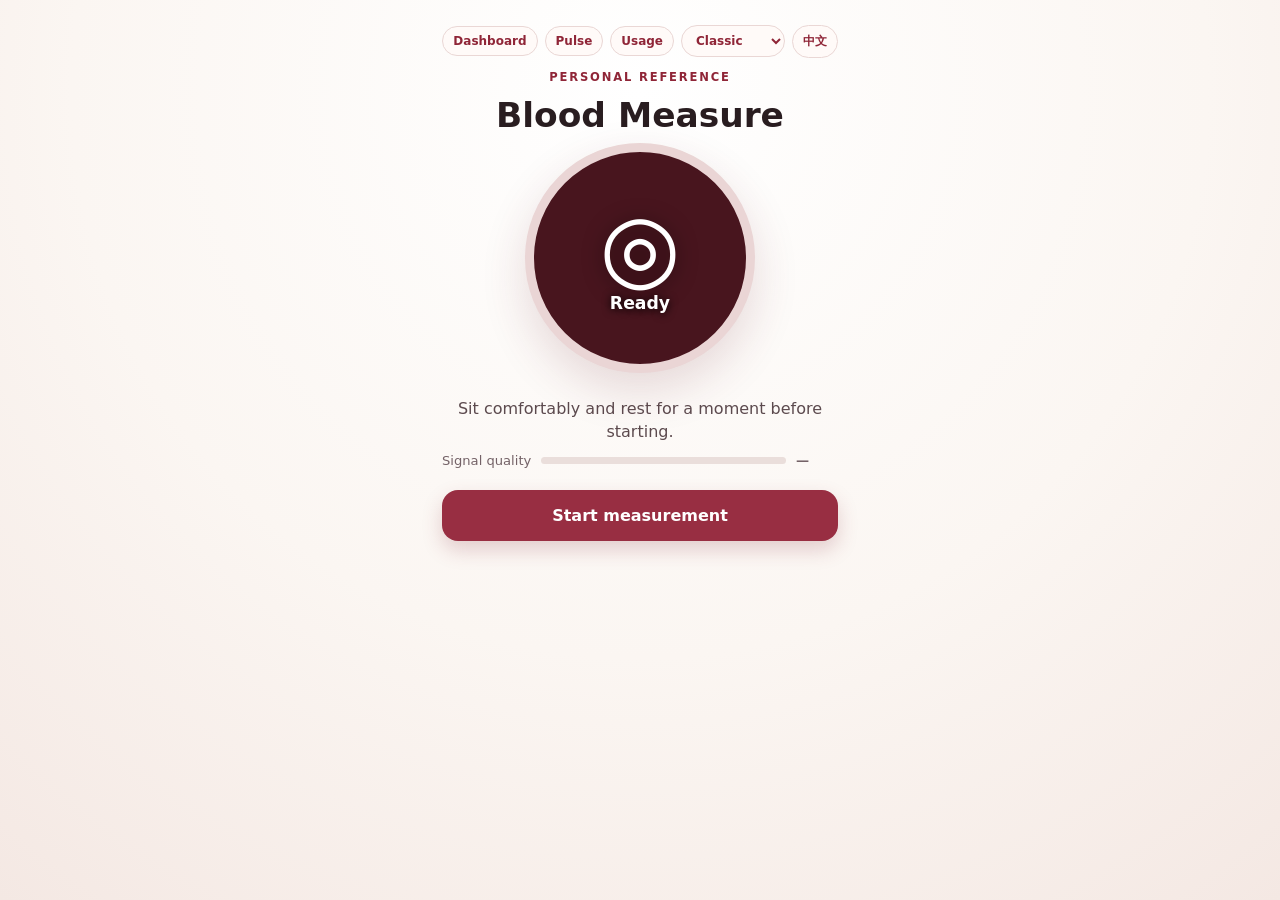
<file: src/blood_measure/web/index.html>
<!doctype html>
<html lang="en">
<head>
  <meta charset="utf-8">
  <meta name="viewport" content="width=device-width, initial-scale=1, viewport-fit=cover">
  <meta name="theme-color" content="#8f2537">
  <meta name="apple-mobile-web-app-capable" content="yes">
  <meta name="apple-mobile-web-app-status-bar-style" content="default">
  <title>Blood Measure</title>
  <link rel="manifest" href="manifest.webmanifest">
  <link rel="icon" href="icon-192.png?v=0.9.5" sizes="192x192" type="image/png">
  <link rel="apple-touch-icon" href="icon-192.png?v=0.9.5">
  <link rel="stylesheet" href="styles.css">
  <script src="pwa-bootstrap.js"></script>
  <script>document.documentElement.dataset.theme = localStorage.getItem("blood-measure-theme") || "classic";</script>
</head>
<body>
  <main>
    <header>
      <nav class="top-actions" aria-label="Page and appearance controls">
        <a class="usage-link" href="dashboard.html" data-i18n="dashboard">Dashboard</a>
        <a class="usage-link" href="pulse.html" data-i18n="pulseAnalysis">Pulse</a>
        <a class="usage-link" href="usage.html" data-i18n="usage">Usage</a>
        <label class="theme-control">
          <span class="visually-hidden" data-i18n="appearance">Appearance</span>
          <select id="themeSelect" aria-label="Appearance">
            <option value="classic" data-i18n="classic">Classic</option>
            <option value="ivory" data-i18n="ivory">Ivory</option>
            <option value="sheets" data-i18n="sheets">Sheets</option>
          </select>
        </label>
        <button id="languageButton" class="language-button" type="button">中文</button>
      </nav>
      <p class="eyebrow" data-i18n="personalReference">PERSONAL REFERENCE</p>
      <h1 data-i18n="appName">Blood Measure</h1>
    </header>

    <section class="meter" aria-label="Measurement status">
      <video id="camera" playsinline muted></video>
      <canvas id="sampleCanvas" width="48" height="48" hidden></canvas>
      <div class="fingerprint" aria-hidden="true">◎</div>
      <div id="progress" class="progress"></div>
      <p id="countdown" class="countdown" data-i18n="ready">Ready</p>
    </section>

    <p id="instruction" class="instruction" role="status">
      <span data-i18n="initialInstruction">Sit comfortably and rest for a moment before starting.</span>
    </p>
    <div class="quality-row">
      <span data-i18n="signalQuality">Signal quality</span>
      <div class="quality-track"><div id="qualityBar"></div></div>
      <strong id="qualityLabel">—</strong>
    </div>

    <button id="measureButton" type="button" data-i18n="startMeasurement">Start measurement</button>

    <section id="result" class="result measurement-result" aria-labelledby="resultTitle" hidden>
      <h2 id="resultTitle" data-i18n="experimentalEstimate">Camera PPG estimate · Experimental</h2>
      <div id="pressureValue" class="pressure-value">
        <strong id="estimatedSystolic">—</strong><b>/</b><strong id="estimatedDiastolic">—</strong>
        <span>mmHg</span>
      </div>
      <aside id="cameraCaution" class="estimate-warning" aria-label="Caution" data-i18n-label="caution">
        <p data-i18n="estimateWarning">Confirm with a validated upper-arm cuff. This camera estimate is not a medical measurement.</p>
      </aside>
      <div class="camera-metrics">
        <div class="camera-pulse">
          <div id="pulseValue" class="pulse-value"><span data-i18n="adjustedPulse">Pulse estimate</span> <strong id="heartRate">—</strong> <span>BPM</span></div>
          <small id="pulseAdjustment"></small>
        </div>
        <div class="camera-quality">
          <h3 data-i18n="signalQuality">Signal quality</h3>
          <small id="resultQuality"></small>
        </div>
      </div>
      <button id="enterCuffButton" class="text-button" type="button" aria-controls="referenceForm" data-i18n="enterCuffReading">Enter cuff reading</button>

      <form id="referenceForm" class="reference-form">
        <h2 data-i18n="addCuffReference">Add a cuff reference</h2>
        <p data-i18n="cuffInstruction">Take a validated upper-arm cuff blood-pressure and pulse reading immediately after this recording.</p>
        <div class="bp-fields">
          <label><span data-i18n="systolic">Systolic</span><input id="systolic" type="number" inputmode="numeric" min="60" max="260" placeholder="120" required></label>
          <span>/</span>
          <label><span data-i18n="diastolic">Diastolic</span><input id="diastolic" type="number" inputmode="numeric" min="35" max="160" placeholder="80" required></label>
          <em>mmHg</em>
        </div>
        <label class="pulse-field"><span data-i18n="cuffPulse">Cuff pulse</span><input id="cuffPulse" type="number" inputmode="numeric" min="35" max="220" placeholder="72" required> <em>BPM</em></label>
        <button class="secondary" type="submit" data-i18n="savePairedReading">Save paired reading</button>
        <p id="saveMessage" class="save-message" role="status"></p>
      </form>
      <section id="savedCuffCard" class="saved-cuff-card" aria-labelledby="savedCuffTitle" hidden>
        <h2 id="savedCuffTitle" data-i18n="cuffReading">Cuff reading</h2>
        <p class="saved-cuff-pressure"><strong id="savedCuffPressure"></strong> <span>mmHg</span></p>
        <p id="savedCuffPulse"></p>
        <p><span data-i18n="savedAt">Saved at</span>: <time id="savedCuffTime"></time></p>
        <p data-i18n="cuffSource">Source: User-entered cuff reading</p>
      </section>
    </section>

    <div class="meter-history-grid">
    <section id="measurementHistorySection" class="history" hidden>
      <div class="section-title">
        <h2 data-i18n="measurementHistory">Measurement history</h2>
        <span id="measurementHistoryCount"></span>
      </div>
      <div id="measurementHistoryList"></div>
      <div class="history-actions">
        <button id="clearMeasurementHistoryButton" class="text-button danger" type="button" data-i18n="clearMeasurementHistory">Clear measurements</button>
      </div>
      <p class="privacy-note" data-i18n="experimentalHistory">Camera-derived experimental results, stored only in this browser.</p>
    </section>

    <section id="historySection" class="history" hidden>
      <div class="section-title">
        <h2 data-i18n="pairedReadings">Paired readings</h2>
        <span id="historyCount"></span>
      </div>
      <div id="historyList"></div>
      <div class="chart-wrap">
        <canvas id="trendChart" width="700" height="280" aria-label="Blood pressure history chart"></canvas>
        <div class="chart-legend"><span class="sys-key" data-i18n="systolic">Systolic</span><span class="dia-key" data-i18n="diastolic">Diastolic</span></div>
      </div>
      <div class="history-actions">
        <button id="exportButton" class="text-button" type="button" data-i18n="exportJson">Export JSON</button>
        <button id="clearButton" class="text-button danger" type="button" data-i18n="clearHistory">Clear history</button>
      </div>
      <p class="privacy-note" data-i18n="privacyNote">Stored only in this browser. Clearing browser data will remove it.</p>
    </section>
    </div>

    <button id="installButton" class="install-button" type="button" hidden data-i18n="installApp">Install app</button>
    <p id="installStatus" class="install-status" role="status"></p>

  </main>
  <script src="version.js"></script>
  <script src="measurement-store.js"></script>
  <script src="ppg-analysis.js"></script>
  <script src="camera-support.js"></script>
  <script src="app.js"></script>
</body>
</html>
</file>
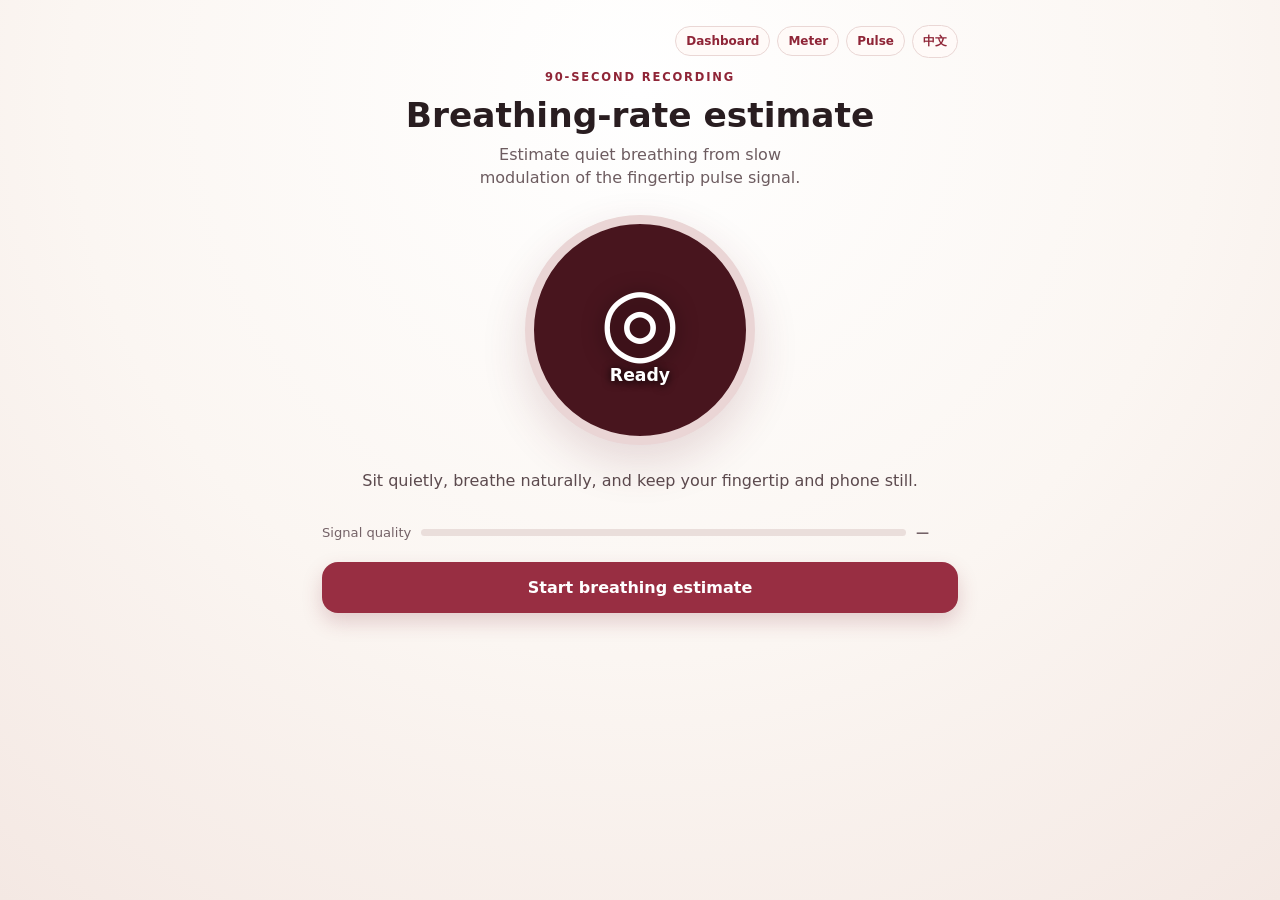
<file: src/blood_measure/web/breathing.html>
<!doctype html><html lang="en"><head>
  <meta charset="utf-8"><meta name="viewport" content="width=device-width, initial-scale=1, viewport-fit=cover"><meta name="theme-color" content="#8f2537"><title>Breathing Rate · Blood Measure</title>
  <link rel="manifest" href="manifest.webmanifest"><link rel="icon" href="icon-192.png?v=0.9.5" sizes="192x192" type="image/png"><link rel="apple-touch-icon" href="icon-192.png?v=0.9.5"><link rel="stylesheet" href="styles.css"><script src="pwa-bootstrap.js"></script><script>document.documentElement.dataset.theme=localStorage.getItem("blood-measure-theme")||"classic";</script>
</head><body><main class="pulse-page"><header><nav class="top-actions"><a class="usage-link" href="dashboard.html" data-i18n="dashboard">Dashboard</a><a class="usage-link" href="index.html" data-i18n="meter">Meter</a><a class="usage-link" href="pulse.html" data-i18n="pulse">Pulse</a><button id="languageButton" class="language-button" type="button">中文</button></nav>
  <p class="eyebrow" data-i18n="eyebrow">90-SECOND RECORDING</p><h1 data-i18n="title">Breathing-rate estimate</h1><p class="subtitle" data-i18n="intro">Estimate quiet breathing from slow modulation of the fingertip pulse signal.</p></header>
  <section class="meter"><video id="camera" playsinline muted></video><canvas id="sampleCanvas" width="48" height="48" hidden></canvas><div class="fingerprint" aria-hidden="true">◎</div><div id="progress" class="progress"></div><p id="countdown" class="countdown" data-i18n="ready">Ready</p></section>
  <p id="instruction" class="instruction" role="status" data-i18n="instruction">Sit quietly, breathe naturally, and keep your fingertip and phone still.</p><div class="quality-row"><span data-i18n="signalQuality">Signal quality</span><div class="quality-track"><div id="qualityBar"></div></div><strong id="qualityLabel">—</strong></div>
  <button id="breathingButton" type="button" data-i18n="start">Start breathing estimate</button>
  <section id="breathingResult" class="result" hidden><p id="resultTitle" data-i18n="resultTitle">Experimental breathing-rate estimate</p><div class="pulse-summary"><strong id="breathingRate">—</strong><span data-i18n="breathsMinute">breaths/min</span></div><small id="breathingQuality"></small><p class="estimate-warning" data-i18n="warning">This camera-derived estimate is sensitive to motion, finger pressure, and automatic exposure. It is not a respiratory diagnosis or emergency monitor.</p></section>
  <section id="breathingHistory" class="history" hidden><div class="section-title"><h2 data-i18n="history">Breathing sessions</h2><span id="historyCount"></span></div><div id="historyList"></div></section>
</main><script src="version.js"></script><script src="measurement-store.js"></script><script src="camera-support.js"></script><script src="fingertip-recorder.js"></script><script src="respiration-analysis.js"></script><script src="breathing.js"></script></body></html>
</file>
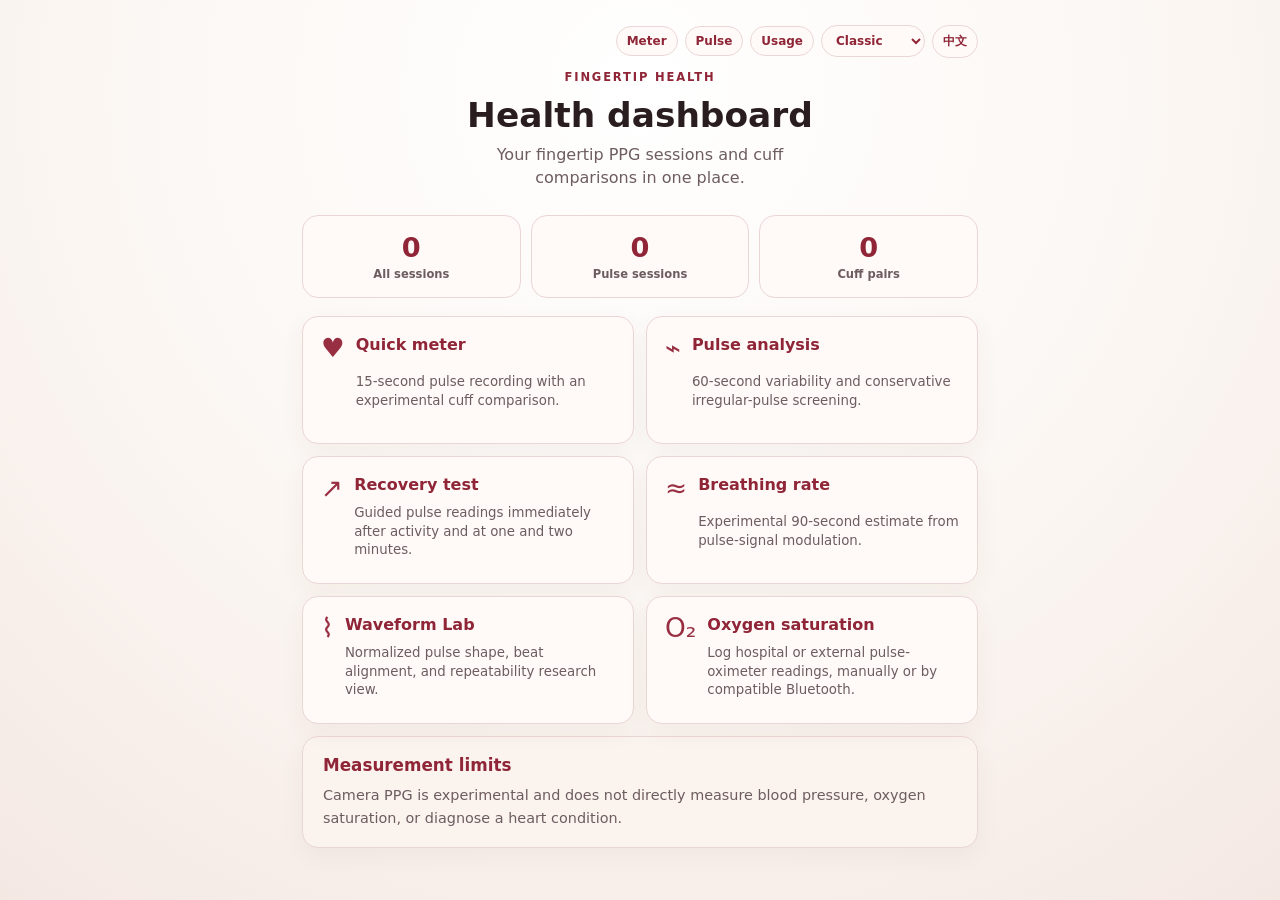
<file: src/blood_measure/web/dashboard.html>
<!doctype html>
<html lang="en">
<head>
  <meta charset="utf-8">
  <meta name="viewport" content="width=device-width, initial-scale=1, viewport-fit=cover">
  <meta name="theme-color" content="#8f2537">
  <title>Dashboard · Blood Measure</title>
  <link rel="manifest" href="manifest.webmanifest">
  <link rel="icon" href="icon-192.png?v=0.9.5" sizes="192x192" type="image/png">
  <link rel="apple-touch-icon" href="icon-192.png?v=0.9.5">
  <link rel="stylesheet" href="styles.css">
  <script src="pwa-bootstrap.js"></script>
  <script>document.documentElement.dataset.theme = localStorage.getItem("blood-measure-theme") || "classic";</script>
</head>
<body>
  <main class="dashboard-page">
    <header>
      <nav class="top-actions" aria-label="Page and appearance controls">
        <a class="usage-link" href="index.html" data-i18n="meter">Meter</a>
        <a class="usage-link" href="pulse.html" data-i18n="pulse">Pulse</a>
        <a class="usage-link" href="usage.html" data-i18n="usage">Usage</a>
        <label class="theme-control"><span class="visually-hidden" data-i18n="appearance">Appearance</span>
          <select id="themeSelect" aria-label="Appearance"><option value="classic" data-i18n="classic">Classic</option><option value="ivory" data-i18n="ivory">Ivory</option><option value="sheets" data-i18n="sheets">Sheets</option></select>
        </label>
        <button id="languageButton" class="language-button" type="button">中文</button>
      </nav>
      <p class="eyebrow" data-i18n="eyebrow">FINGERTIP HEALTH</p>
      <h1 data-i18n="title">Health dashboard</h1>
      <p class="subtitle" data-i18n="intro">Your fingertip PPG sessions and cuff comparisons in one place.</p>
    </header>

    <p id="migrationStatus" role="status" hidden></p>

    <section class="dashboard-summary" aria-label="Saved measurement summary">
      <article><strong id="totalCount">0</strong><span data-i18n="allSessions">All sessions</span></article>
      <article><strong id="pulseCount">0</strong><span data-i18n="pulseSessions">Pulse sessions</span></article>
      <article><strong id="cuffCount">0</strong><span data-i18n="cuffPairs">Cuff pairs</span></article>
    </section>

    <section class="feature-grid" aria-label="Measurement features">
      <a class="feature-card" href="index.html"><span class="feature-icon" aria-hidden="true">♥</span><strong data-i18n="quickMeter">Quick meter</strong><small data-i18n="quickMeterText">15-second pulse recording with an experimental cuff comparison.</small></a>
      <a class="feature-card" href="pulse.html"><span class="feature-icon" aria-hidden="true">⌁</span><strong data-i18n="pulseAnalysis">Pulse analysis</strong><small data-i18n="pulseAnalysisText">60-second beat intervals, variability, and signal quality.</small></a>
      <a class="feature-card" href="recovery.html"><span class="feature-icon" aria-hidden="true">↗</span><strong data-i18n="recovery">Recovery test</strong><small data-i18n="recoveryText">Guided pulse readings immediately after activity and at one and two minutes.</small></a>
      <a class="feature-card" href="breathing.html"><span class="feature-icon" aria-hidden="true">≈</span><strong data-i18n="breathing">Breathing rate</strong><small data-i18n="breathingText">Experimental 90-second estimate from pulse-signal modulation.</small></a>
      <a class="feature-card" href="waveform.html"><span class="feature-icon" aria-hidden="true">⌇</span><strong data-i18n="waveform">Waveform Lab</strong><small data-i18n="waveformText">Normalized pulse shape, beat alignment, and repeatability research view.</small></a>
      <a class="feature-card" href="oxygen.html"><span class="feature-icon" aria-hidden="true">O₂</span><strong data-i18n="oxygen">Oxygen saturation</strong><small data-i18n="oxygenText">Log hospital or external pulse-oximeter readings, manually or by compatible Bluetooth.</small></a>
    </section>

    <section id="recentSection" class="history" hidden>
      <div class="section-title"><h2 data-i18n="recent">Recent activity</h2><span id="latestDate"></span></div>
      <div id="recentList"></div>
      <p class="privacy-note" data-i18n="privacy">Data stays in this browser unless you export it.</p>
    </section>

    <section class="guide-card caution-card dashboard-caution">
      <h2 data-i18n="safetyTitle">Measurement limits</h2>
      <p data-i18n="safety">Camera PPG is experimental and does not directly measure blood pressure, oxygen saturation, or diagnose a heart condition.</p>
    </section>
  </main>
  <script src="version.js"></script>
  <script src="measurement-store.js"></script>
  <script src="dashboard.js"></script>
</body>
</html>
</file>
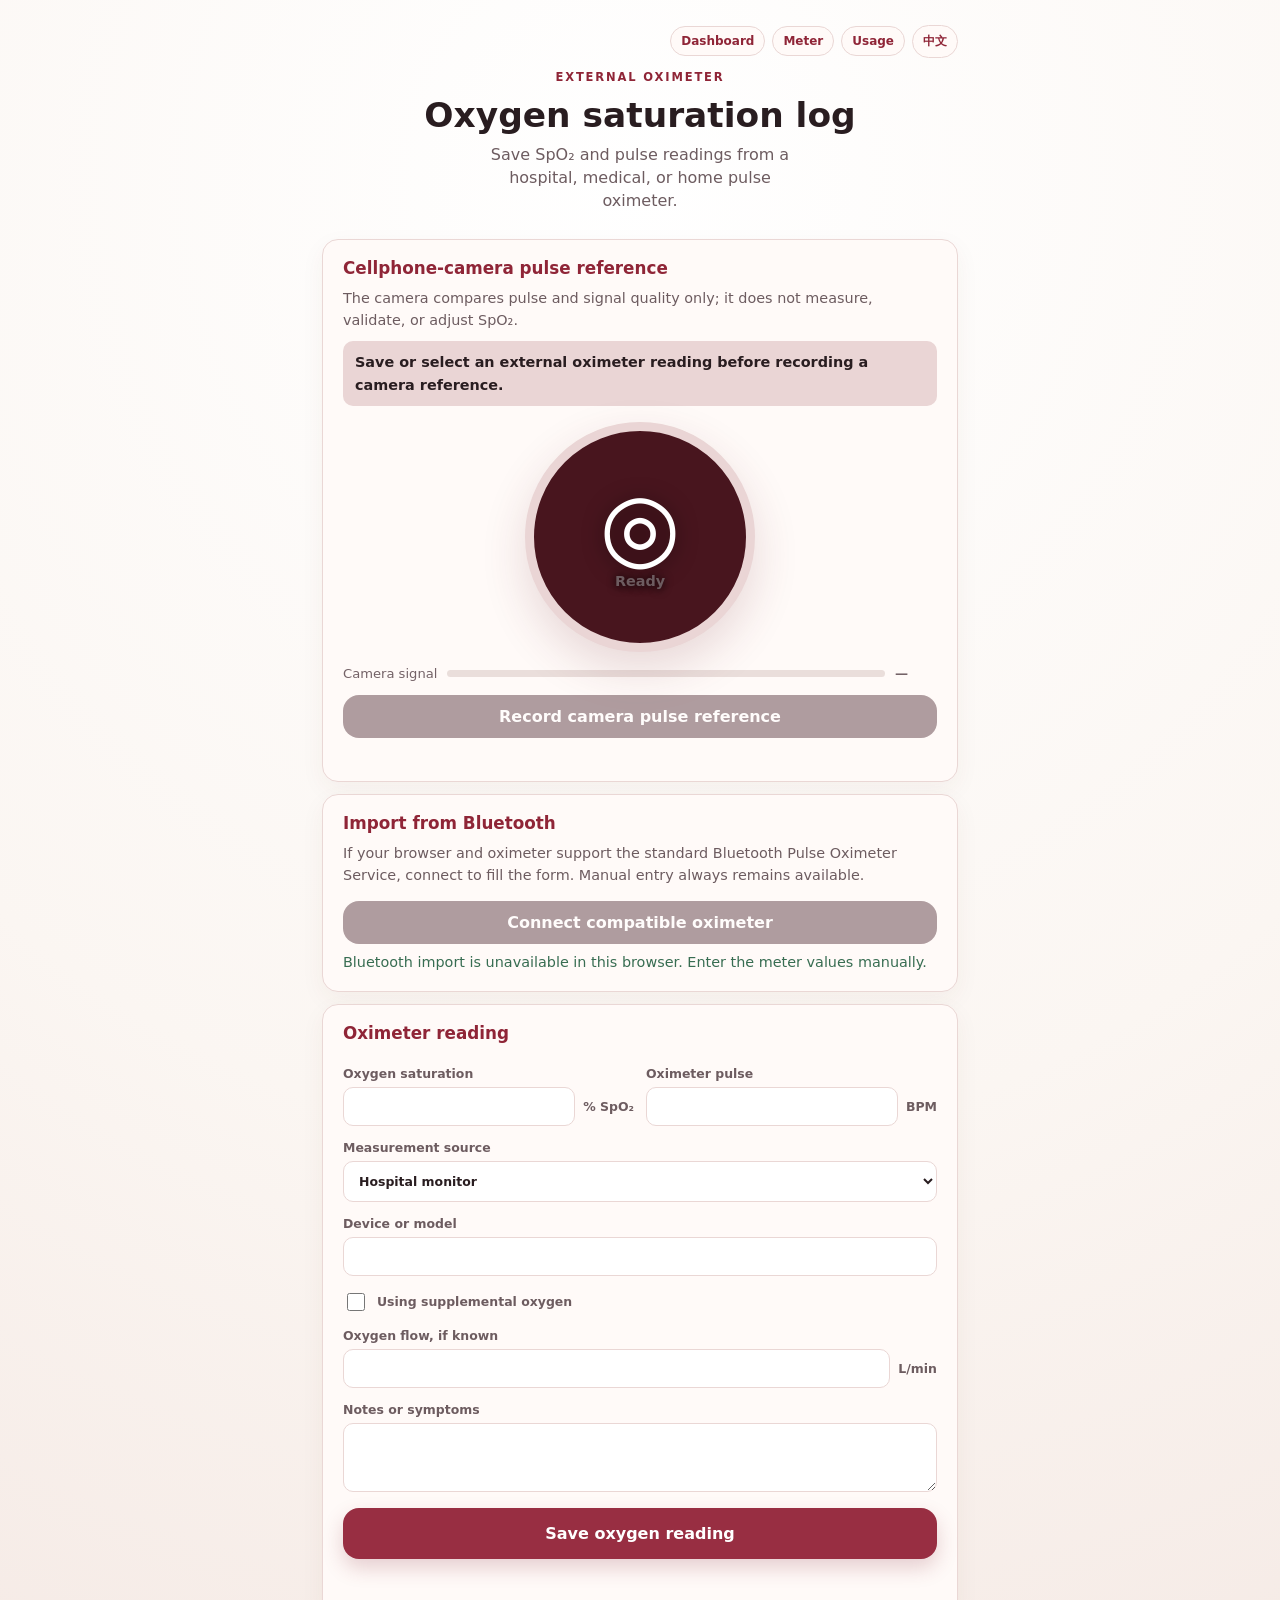
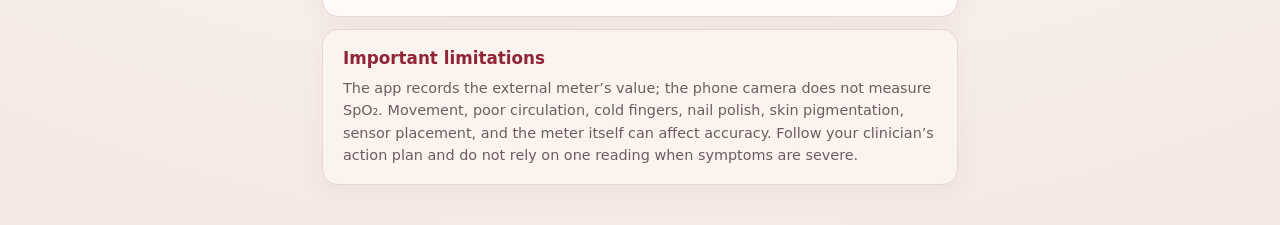
<file: src/blood_measure/web/oxygen.html>
<!doctype html><html lang="en"><head><meta charset="utf-8"><meta name="viewport" content="width=device-width, initial-scale=1, viewport-fit=cover"><meta name="theme-color" content="#8f2537"><title>Oxygen Saturation · Blood Measure</title><link rel="manifest" href="manifest.webmanifest"><link rel="icon" href="icon-192.png?v=0.9.5" sizes="192x192" type="image/png"><link rel="apple-touch-icon" href="icon-192.png?v=0.9.5"><link rel="stylesheet" href="styles.css"><script src="pwa-bootstrap.js"></script><script>document.documentElement.dataset.theme=localStorage.getItem("blood-measure-theme")||"classic";</script></head>
<body><main class="pulse-page"><header><nav class="top-actions"><a class="usage-link" href="dashboard.html" data-i18n="dashboard">Dashboard</a><a class="usage-link" href="index.html" data-i18n="meter">Meter</a><a class="usage-link" href="usage.html" data-i18n="usage">Usage</a><button id="languageButton" class="language-button" type="button">中文</button></nav><p class="eyebrow" data-i18n="eyebrow">EXTERNAL OXIMETER</p><h1 data-i18n="title">Oxygen saturation log</h1><p class="subtitle" data-i18n="intro">Save SpO₂ and pulse readings from a hospital, medical, or home pulse oximeter.</p></header>
<section id="cameraReferenceSection" class="guide-card oxygen-camera-reference"><h2 data-i18n="cameraTitle">Cellphone-camera pulse reference</h2><p data-i18n="cameraText">The camera compares pulse and signal quality only; it does not measure, validate, or adjust SpO₂.</p><p id="cameraTargetSummary" class="camera-target-summary" data-i18n="saveFirst">Save or select an external oximeter reading before recording a camera reference.</p>
  <section class="meter"><video id="camera" playsinline muted></video><canvas id="sampleCanvas" width="48" height="48" hidden></canvas><div class="fingerprint" aria-hidden="true">◎</div><div id="cameraProgress" class="progress"></div><p id="cameraCountdown" class="countdown" data-i18n="cameraReady">Ready</p></section>
  <div class="quality-row"><span data-i18n="cameraQuality">Camera signal</span><div class="quality-track"><div id="cameraQualityBar"></div></div><strong id="cameraQualityLabel">—</strong></div><button id="cameraReferenceButton" class="secondary" type="button" data-i18n="cameraStart" disabled>Record camera pulse reference</button><p id="cameraStatus" class="save-message" role="status"></p>
</section>
<section class="guide-card oxygen-import"><h2 data-i18n="importTitle">Import from Bluetooth</h2><p data-i18n="importText">If your browser and oximeter support the standard Bluetooth Pulse Oximeter Service, connect to fill the form. Manual entry always remains available.</p><button id="bluetoothButton" class="secondary" type="button" data-i18n="connect">Connect compatible oximeter</button><p id="bluetoothStatus" class="save-message" role="status"></p></section>
<form id="oxygenForm" class="guide-card oxygen-form"><h2 data-i18n="readingTitle">Oximeter reading</h2><div class="oxygen-primary-fields"><label><span data-i18n="spo2">Oxygen saturation</span><span class="input-unit"><input id="spo2" type="number" inputmode="numeric" min="50" max="100" required><em>% SpO₂</em></span></label><label><span data-i18n="pulseRate">Oximeter pulse</span><span class="input-unit"><input id="oxygenPulse" type="number" inputmode="numeric" min="25" max="250" required><em>BPM</em></span></label></div>
  <label><span data-i18n="source">Measurement source</span><select id="oxygenSource"><option value="hospital" data-i18n="hospital">Hospital monitor</option><option value="medical" data-i18n="medical">Medical/home pulse oximeter</option><option value="wearable" data-i18n="wearable">Consumer wearable</option><option value="bluetooth" data-i18n="bluetooth">Bluetooth pulse oximeter</option><option value="other" data-i18n="other">Other</option></select></label>
  <label><span data-i18n="device">Device or model</span><input id="oxygenDevice" type="text" maxlength="100" autocomplete="off"></label>
  <label class="oxygen-check"><input id="supplementalOxygen" type="checkbox"><span data-i18n="supplemental">Using supplemental oxygen</span></label>
  <label id="flowField" hidden><span data-i18n="flow">Oxygen flow, if known</span><span class="input-unit"><input id="oxygenFlow" type="number" inputmode="decimal" min="0" max="30" step="0.1"><em>L/min</em></span></label>
  <label><span data-i18n="notes">Notes or symptoms</span><textarea id="oxygenNotes" rows="3" maxlength="500"></textarea></label><button type="submit" data-i18n="save">Save oxygen reading</button><p id="saveStatus" class="save-message" role="status"></p>
</form>
<section id="oxygenHistory" class="history" hidden><div class="section-title"><h2 data-i18n="history">Oxygen history</h2><span id="historyCount"></span></div><div id="oxygenHistoryList"></div><div class="chart-wrap"><canvas id="oxygenChart" width="700" height="280" aria-label="Oxygen saturation history chart"></canvas></div><div class="history-actions"><button id="exportOxygen" class="text-button" type="button" data-i18n="export">Export JSON</button><button id="clearOxygen" class="text-button danger" type="button" data-i18n="clear">Clear history</button></div></section>
<section class="guide-card caution-card"><h2 data-i18n="limitsTitle">Important limitations</h2><p data-i18n="limits">The app records the external meter’s value; the phone camera does not measure SpO₂. Movement, poor circulation, cold fingers, nail polish, skin pigmentation, sensor placement, and the meter itself can affect accuracy. Follow your clinician’s action plan and do not rely on one reading when symptoms are severe.</p></section>
</main><script src="version.js"></script><script src="measurement-store.js"></script><script src="ppg-analysis.js"></script><script src="camera-support.js"></script><script src="fingertip-recorder.js"></script><script src="oxygen.js"></script></body></html>
</file>
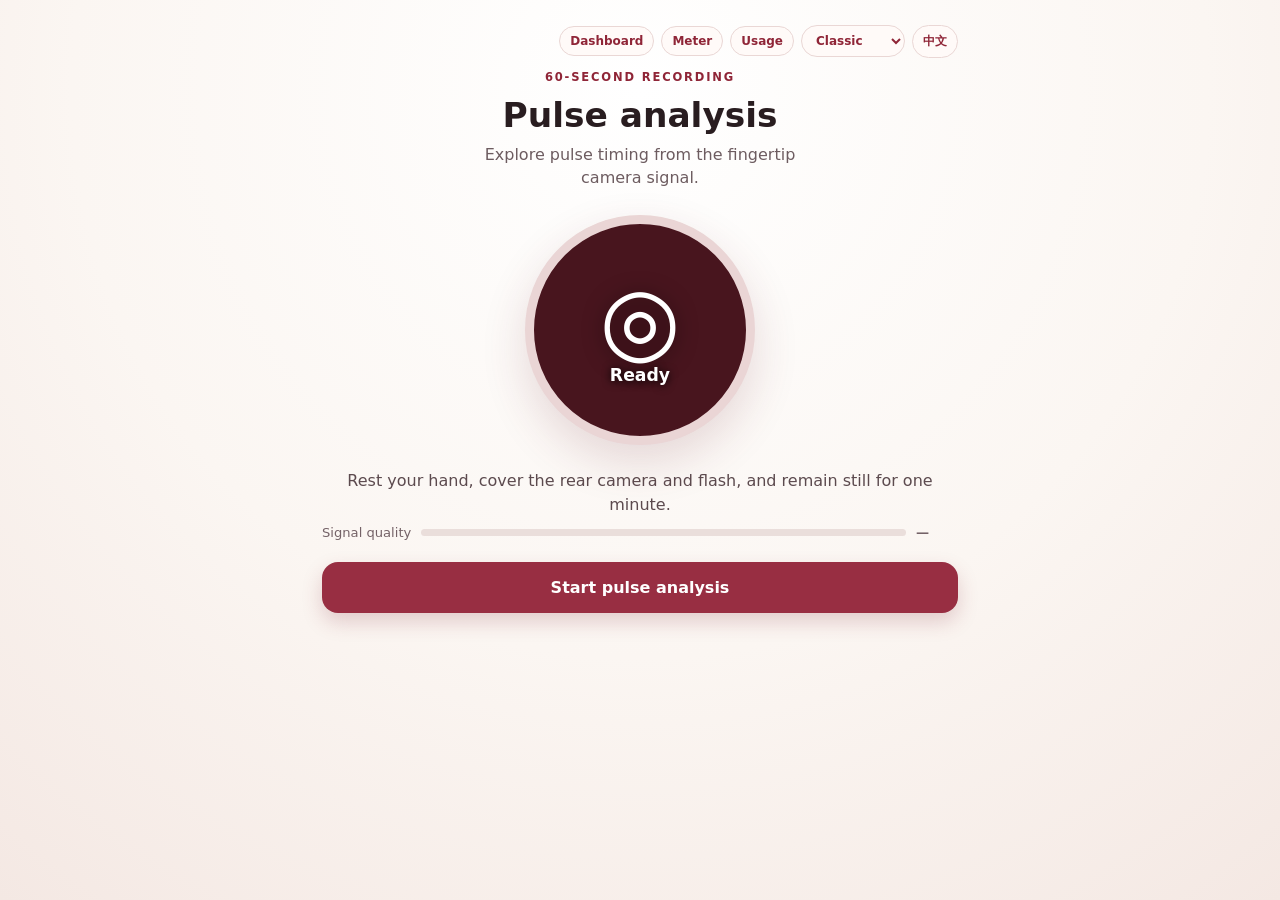
<file: src/blood_measure/web/pulse.html>
<!doctype html>
<html lang="en">
<head>
  <meta charset="utf-8">
  <meta name="viewport" content="width=device-width, initial-scale=1, viewport-fit=cover">
  <meta name="theme-color" content="#8f2537">
  <title>Pulse Analysis · Blood Measure</title>
  <link rel="manifest" href="manifest.webmanifest">
  <link rel="icon" href="icon-192.png?v=0.9.5" sizes="192x192" type="image/png">
  <link rel="apple-touch-icon" href="icon-192.png?v=0.9.5">
  <link rel="stylesheet" href="styles.css">
  <script src="pwa-bootstrap.js"></script>
  <script>document.documentElement.dataset.theme = localStorage.getItem("blood-measure-theme") || "classic";</script>
</head>
<body>
  <main class="pulse-page">
    <header>
      <nav class="top-actions" aria-label="Page and appearance controls">
        <a class="usage-link" href="dashboard.html" data-i18n="dashboard">Dashboard</a>
        <a class="usage-link" href="index.html" data-i18n="meter">Meter</a>
        <a class="usage-link" href="usage.html" data-i18n="usage">Usage</a>
        <label class="theme-control">
          <span class="visually-hidden" data-i18n="appearance">Appearance</span>
          <select id="themeSelect" aria-label="Appearance">
            <option value="classic" data-i18n="classic">Classic</option>
            <option value="ivory" data-i18n="ivory">Ivory</option>
            <option value="sheets" data-i18n="sheets">Sheets</option>
          </select>
        </label>
        <button id="languageButton" class="language-button" type="button">中文</button>
      </nav>
      <p class="eyebrow" data-i18n="eyebrow">60-SECOND RECORDING</p>
      <h1 data-i18n="title">Pulse analysis</h1>
      <p class="subtitle" data-i18n="intro">Explore pulse timing from the fingertip camera signal.</p>
    </header>

    <section class="meter" aria-label="Pulse recording status">
      <video id="camera" playsinline muted></video>
      <canvas id="sampleCanvas" width="48" height="48" hidden></canvas>
      <div class="fingerprint" aria-hidden="true">◎</div>
      <div id="progress" class="progress"></div>
      <p id="countdown" class="countdown" data-i18n="ready">Ready</p>
    </section>

    <p id="instruction" class="instruction" role="status" data-i18n="initialInstruction">Rest your hand, cover the rear camera and flash, and remain still for one minute.</p>
    <div class="quality-row">
      <span data-i18n="signalQuality">Signal quality</span>
      <div class="quality-track"><div id="qualityBar"></div></div>
      <strong id="qualityLabel">—</strong>
    </div>
    <button id="pulseMeasureButton" type="button" data-i18n="start">Start pulse analysis</button>

    <section id="pulseResult" class="result pulse-result" hidden>
      <p id="pulseResultTitle" data-i18n="averagePulse">Average camera pulse</p>
      <div class="pulse-summary"><strong id="pulseBpm">—</strong><span>BPM</span></div>
      <section id="rhythmCard" class="rhythm-card" data-status="inconclusive">
        <span id="rhythmBadge" class="rhythm-badge" data-i18n="screeningLabel">IRREGULAR-PULSE SCREEN</span>
        <h2 id="rhythmTitle">—</h2>
        <p id="rhythmExplanation"></p>
        <p id="rhythmAction" class="rhythm-action"></p>
      </section>
      <dl class="pulse-stats">
        <div><dt data-i18n="regularity">Pulse regularity</dt><dd id="regularityValue">—</dd></div>
        <div><dt data-i18n="meanInterval">Mean beat interval</dt><dd><span id="meanIntervalValue">—</span> ms</dd></div>
        <div><dt data-i18n="detectedIntervals">Intervals analyzed</dt><dd id="intervalCount">—</dd></div>
        <div><dt>RMSSD</dt><dd><span id="rmssdValue">—</span> ms</dd></div>
        <div><dt>SDNN</dt><dd><span id="sdnnValue">—</span> ms</dd></div>
        <div><dt>pNN50</dt><dd><span id="pnn50Value">—</span>%</dd></div>
      </dl>
      <small id="artifactSummary"></small>
      <small id="rhythmSummary"></small>
      <div class="chart-wrap">
        <canvas id="intervalChart" width="700" height="280" aria-label="Beat-to-beat interval chart"></canvas>
      </div>
      <small id="pulseQuality"></small>
      <p class="estimate-warning" data-i18n="warning">Experimental pulse-rate variability and irregular-pulse screen only. It is not ECG-derived HRV or an ECG and cannot diagnose atrial fibrillation or another heart condition. Repeat inconclusive or irregular results and seek medical assessment for symptoms or persistent concerns.</p>
    </section>

    <section id="pulseHistory" class="history" hidden>
      <div class="section-title"><h2 data-i18n="history">Pulse sessions</h2><span id="pulseHistoryCount"></span></div>
      <div id="pulseHistoryList"></div>
      <div class="history-actions">
        <button id="exportPulseButton" class="text-button" type="button" data-i18n="exportJson">Export JSON</button>
        <button id="clearPulseButton" class="text-button danger" type="button" data-i18n="clearHistory">Clear history</button>
      </div>
      <p class="privacy-note" data-i18n="privacy">Stored only in this browser.</p>
    </section>
  </main>
  <script src="version.js"></script>
  <script src="measurement-store.js"></script>
  <script src="ppg-analysis.js"></script>
  <script src="camera-support.js"></script>
  <script src="pulse.js"></script>
</body>
</html>
</file>
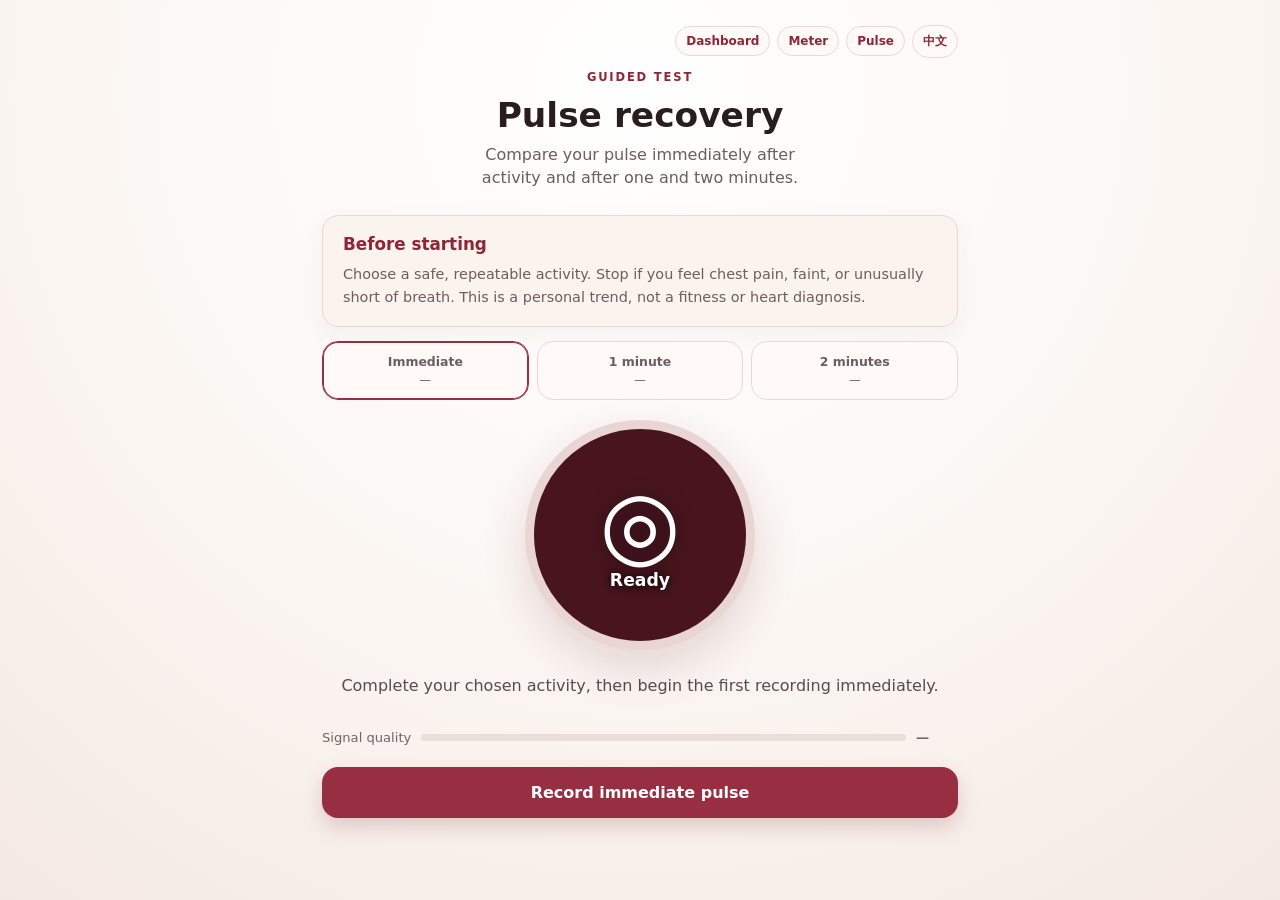
<file: src/blood_measure/web/recovery.html>
<!doctype html><html lang="en"><head>
  <meta charset="utf-8"><meta name="viewport" content="width=device-width, initial-scale=1, viewport-fit=cover"><meta name="theme-color" content="#8f2537">
  <title>Pulse Recovery · Blood Measure</title><link rel="manifest" href="manifest.webmanifest"><link rel="icon" href="icon-192.png?v=0.9.5" sizes="192x192" type="image/png"><link rel="apple-touch-icon" href="icon-192.png?v=0.9.5"><link rel="stylesheet" href="styles.css"><script src="pwa-bootstrap.js"></script>
  <script>document.documentElement.dataset.theme = localStorage.getItem("blood-measure-theme") || "classic";</script>
</head><body><main class="pulse-page">
  <header><nav class="top-actions"><a class="usage-link" href="dashboard.html" data-i18n="dashboard">Dashboard</a><a class="usage-link" href="index.html" data-i18n="meter">Meter</a><a class="usage-link" href="pulse.html" data-i18n="pulse">Pulse</a><button id="languageButton" class="language-button" type="button">中文</button></nav>
    <p class="eyebrow" data-i18n="eyebrow">GUIDED TEST</p><h1 data-i18n="title">Pulse recovery</h1><p class="subtitle" data-i18n="intro">Compare your pulse immediately after activity and after one and two minutes.</p></header>
  <section class="guide-card caution-card"><h2 data-i18n="prepareTitle">Before starting</h2><p data-i18n="prepare">Choose a safe, repeatable activity. Stop if you feel chest pain, faint, or unusually short of breath. This is a personal trend, not a fitness or heart diagnosis.</p></section>
  <section class="recovery-steps"><div class="active" data-step="0"><strong data-i18n="immediate">Immediate</strong><span id="step0Value">—</span></div><div data-step="1"><strong data-i18n="oneMinute">1 minute</strong><span id="step1Value">—</span></div><div data-step="2"><strong data-i18n="twoMinutes">2 minutes</strong><span id="step2Value">—</span></div></section>
  <section class="meter"><video id="camera" playsinline muted></video><canvas id="sampleCanvas" width="48" height="48" hidden></canvas><div class="fingerprint" aria-hidden="true">◎</div><div id="progress" class="progress"></div><p id="countdown" class="countdown" data-i18n="ready">Ready</p></section>
  <p id="instruction" class="instruction" role="status" data-i18n="firstInstruction">Complete your chosen activity, then begin the first recording immediately.</p>
  <div class="quality-row"><span data-i18n="signalQuality">Signal quality</span><div class="quality-track"><div id="qualityBar"></div></div><strong id="qualityLabel">—</strong></div>
  <button id="recordButton" type="button" data-i18n="recordImmediate">Record immediate pulse</button>
  <section id="recoveryResult" class="result" hidden><p data-i18n="resultTitle">Pulse decrease from the immediate reading</p><dl class="pulse-stats"><div><dt data-i18n="immediatePulse">Immediate pulse</dt><dd><span id="immediatePulse">—</span> BPM</dd></div><div><dt data-i18n="oneMinuteDrop">1-minute decrease</dt><dd><span id="oneMinuteDrop">—</span> BPM</dd></div><div><dt data-i18n="twoMinuteDrop">2-minute decrease</dt><dd><span id="twoMinuteDrop">—</span> BPM</dd></div></dl><p class="estimate-warning" data-i18n="warning">Use this only to compare your own repeated sessions under similar conditions.</p></section>
  <section id="recoveryHistory" class="history" hidden><div class="section-title"><h2 data-i18n="history">Recovery sessions</h2><span id="historyCount"></span></div><div id="historyList"></div></section>
</main><script src="version.js"></script><script src="measurement-store.js"></script><script src="ppg-analysis.js"></script><script src="camera-support.js"></script><script src="fingertip-recorder.js"></script><script src="recovery.js"></script></body></html>
</file>
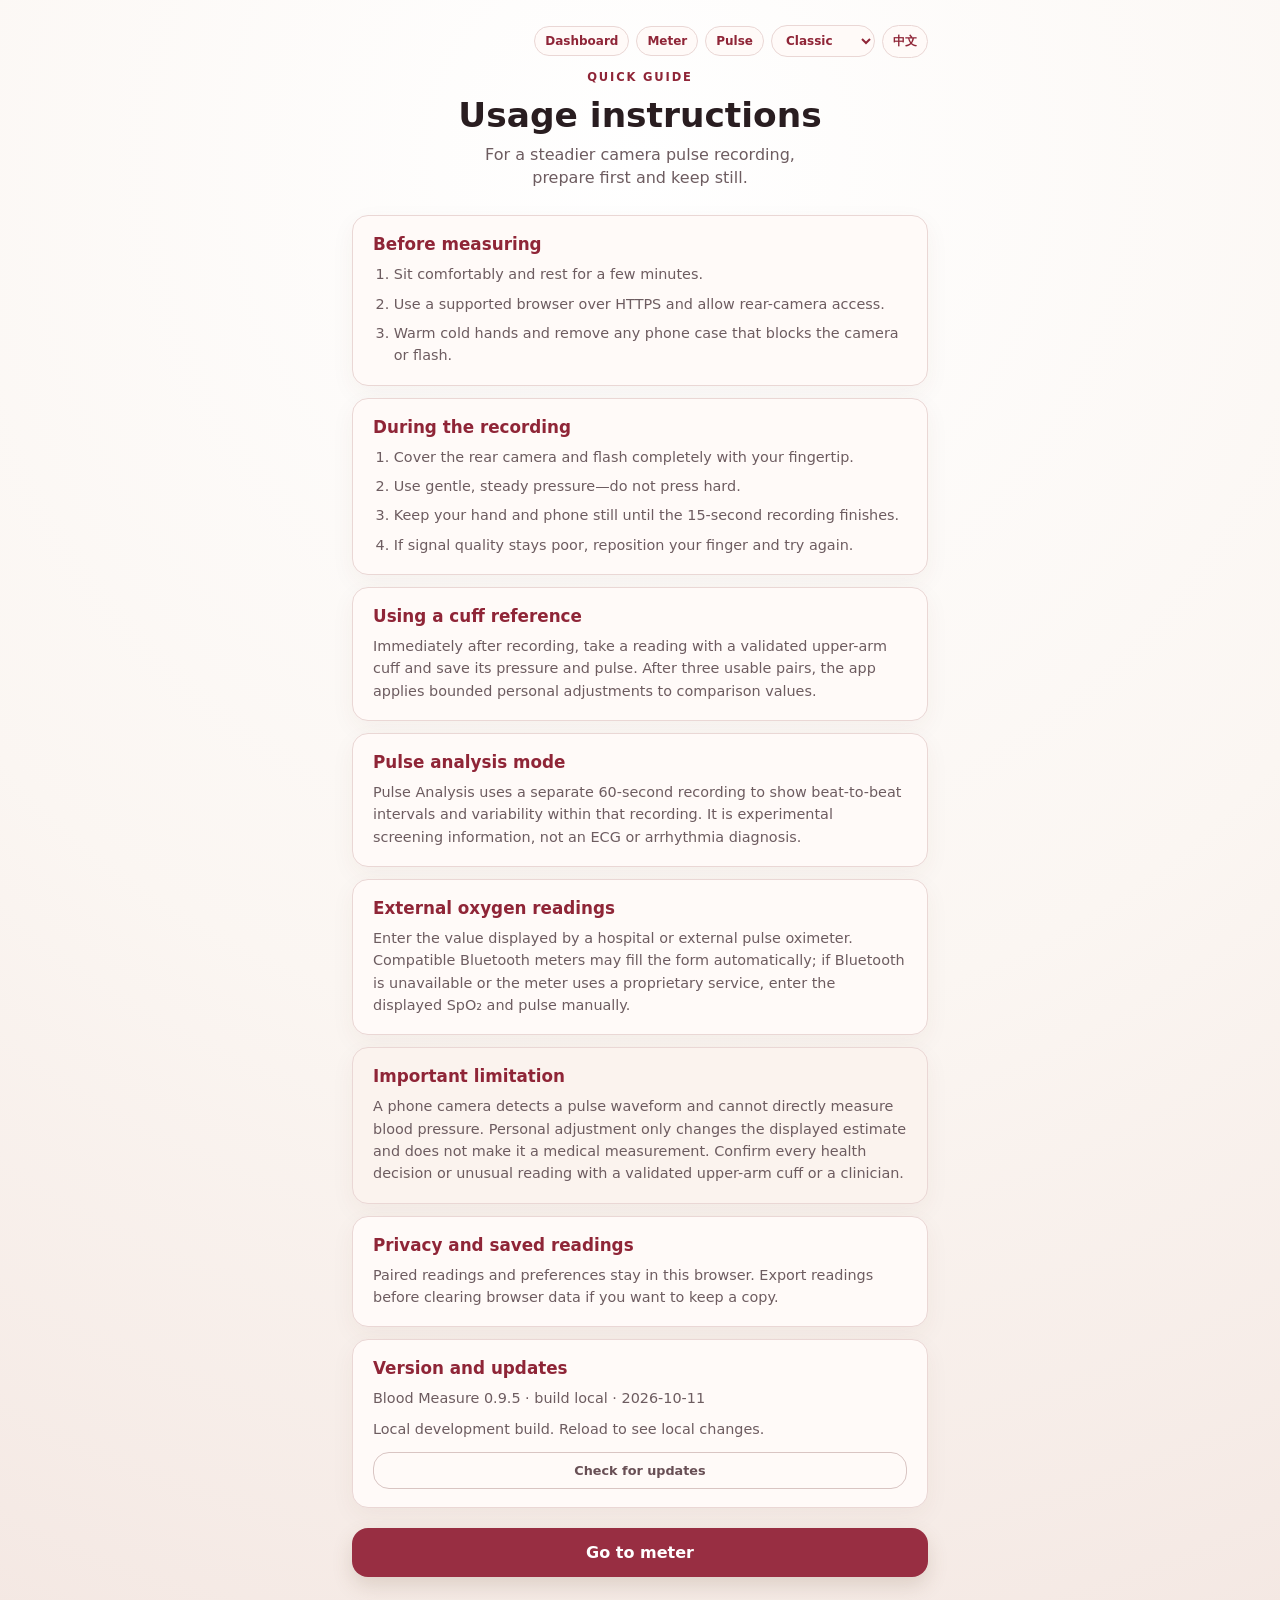
<file: src/blood_measure/web/usage.html>
<!doctype html>
<html lang="en">
<head>
  <meta charset="utf-8">
  <meta name="viewport" content="width=device-width, initial-scale=1, viewport-fit=cover">
  <meta name="theme-color" content="#8f2537">
  <title>Usage · Blood Measure</title>
  <link rel="manifest" href="manifest.webmanifest">
  <link rel="icon" href="icon-192.png?v=0.9.5" sizes="192x192" type="image/png">
  <link rel="apple-touch-icon" href="icon-192.png?v=0.9.5">
  <link rel="stylesheet" href="styles.css">
  <script src="pwa-bootstrap.js"></script>
  <script>document.documentElement.dataset.theme = localStorage.getItem("blood-measure-theme") || "classic";</script>
</head>
<body>
  <main class="usage-page">
    <header>
      <nav class="top-actions" aria-label="Page and appearance controls">
        <a class="usage-link" href="dashboard.html" data-i18n="dashboard">Dashboard</a>
        <a class="usage-link" href="index.html" data-i18n="backToMeter">Meter</a>
        <a class="usage-link" href="pulse.html" data-i18n="pulseAnalysis">Pulse</a>
        <label class="theme-control">
          <span class="visually-hidden" data-i18n="appearance">Appearance</span>
          <select id="themeSelect" aria-label="Appearance">
            <option value="classic" data-i18n="classic">Classic</option>
            <option value="ivory" data-i18n="ivory">Ivory</option>
            <option value="sheets" data-i18n="sheets">Sheets</option>
          </select>
        </label>
        <button id="languageButton" class="language-button" type="button">中文</button>
      </nav>
      <p class="eyebrow" data-i18n="guideEyebrow">QUICK GUIDE</p>
      <h1 data-i18n="usageTitle">Usage instructions</h1>
      <p class="subtitle" data-i18n="usageIntro">For a steadier camera pulse recording, prepare first and keep still.</p>
    </header>

    <section class="guide-card">
      <h2 data-i18n="beforeTitle">Before measuring</h2>
      <ol>
        <li data-i18n="beforeOne">Sit comfortably and rest for a few minutes.</li>
        <li data-i18n="beforeTwo">Use a supported browser over HTTPS and allow rear-camera access.</li>
        <li data-i18n="beforeThree">Warm cold hands and remove any phone case that blocks the camera or flash.</li>
      </ol>
    </section>

    <section class="guide-card">
      <h2 data-i18n="duringTitle">During the recording</h2>
      <ol>
        <li data-i18n="duringOne">Cover the rear camera and flash completely with your fingertip.</li>
        <li data-i18n="duringTwo">Use gentle, steady pressure—do not press hard.</li>
        <li data-i18n="duringThree">Keep your hand and phone still until the 15-second recording finishes.</li>
        <li data-i18n="duringFour">If signal quality stays poor, reposition your finger and try again.</li>
      </ol>
    </section>

    <section class="guide-card">
      <h2 data-i18n="referenceTitle">Using a cuff reference</h2>
      <p data-i18n="referenceText">Immediately after recording, take a reading with a validated upper-arm cuff and save its pressure and pulse. After three usable pairs, the app applies bounded personal adjustments to comparison values.</p>
    </section>

    <section class="guide-card">
      <h2 data-i18n="pulseTitle">Pulse analysis mode</h2>
      <p data-i18n="pulseText">Pulse Analysis uses a separate 60-second recording to show beat-to-beat intervals and variability within that recording. It is experimental screening information, not an ECG or arrhythmia diagnosis.</p>
    </section>

    <section class="guide-card">
      <h2 data-i18n="oxygenTitle">External oxygen readings</h2>
      <p data-i18n="oxygenText">Enter the value displayed by a hospital or external pulse oximeter. Compatible Bluetooth meters may fill the form automatically; if Bluetooth is unavailable or the meter uses a proprietary service, enter the displayed SpO₂ and pulse manually.</p>
    </section>

    <section class="guide-card caution-card">
      <h2 data-i18n="limitationTitle">Important limitation</h2>
      <p data-i18n="limitationText">A phone camera detects a pulse waveform and cannot directly measure blood pressure. Personal adjustment only changes the displayed estimate and does not make it a medical measurement. Confirm every health decision or unusual reading with a validated upper-arm cuff or a clinician.</p>
    </section>

    <section class="guide-card">
      <h2 data-i18n="privacyTitle">Privacy and saved readings</h2>
      <p data-i18n="privacyText">Paired readings and preferences stay in this browser. Export readings before clearing browser data if you want to keep a copy.</p>
    </section>

    <section class="guide-card version-card" aria-labelledby="versionTitle">
      <h2 id="versionTitle" data-i18n="versionTitle">Version and updates</h2>
      <p id="versionDetails"></p>
      <p id="updateStatus" role="status" data-i18n="updateNotChecked">Update status not checked.</p>
      <div class="version-actions">
        <button id="checkUpdateButton" class="text-button" type="button" data-i18n="checkUpdates">Check for updates</button>
        <button id="reloadUpdateButton" class="secondary" type="button" hidden data-i18n="reloadUpdate">Reload to update</button>
      </div>
    </section>

    <a class="primary-link" href="index.html" data-i18n="startNow">Go to meter</a>
  </main>
  <script src="version.js"></script>
  <script src="usage.js"></script>
</body>
</html>
</file>
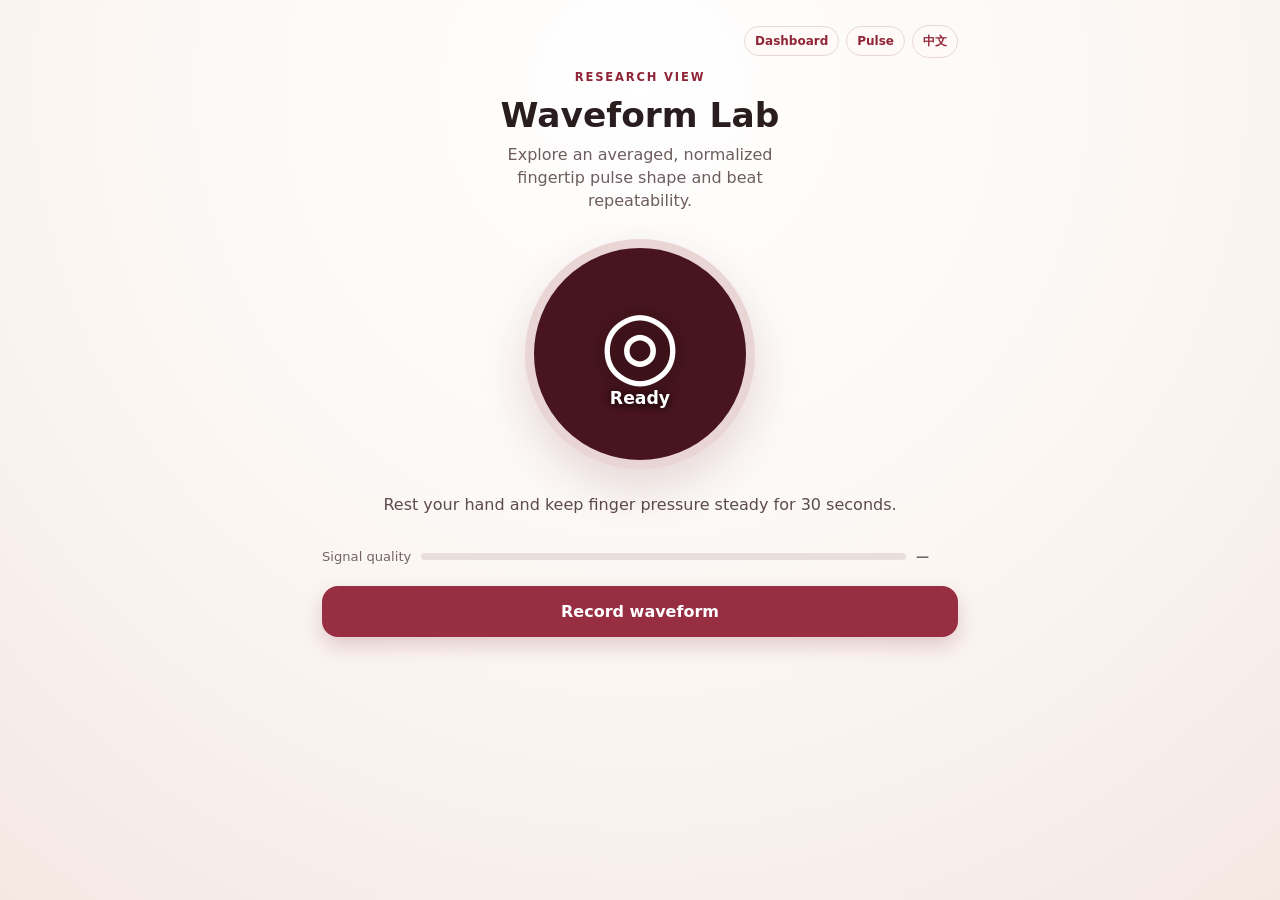
<file: src/blood_measure/web/waveform.html>
<!doctype html><html lang="en"><head><meta charset="utf-8"><meta name="viewport" content="width=device-width, initial-scale=1, viewport-fit=cover"><meta name="theme-color" content="#8f2537"><title>Waveform Lab · Blood Measure</title><link rel="manifest" href="manifest.webmanifest"><link rel="icon" href="icon-192.png?v=0.9.5" sizes="192x192" type="image/png"><link rel="apple-touch-icon" href="icon-192.png?v=0.9.5"><link rel="stylesheet" href="styles.css"><script src="pwa-bootstrap.js"></script><script>document.documentElement.dataset.theme=localStorage.getItem("blood-measure-theme")||"classic";</script></head>
<body><main class="pulse-page"><header><nav class="top-actions"><a class="usage-link" href="dashboard.html" data-i18n="dashboard">Dashboard</a><a class="usage-link" href="pulse.html" data-i18n="pulse">Pulse</a><button id="languageButton" class="language-button" type="button">中文</button></nav><p class="eyebrow" data-i18n="eyebrow">RESEARCH VIEW</p><h1 data-i18n="title">Waveform Lab</h1><p class="subtitle" data-i18n="intro">Explore an averaged, normalized fingertip pulse shape and beat repeatability.</p></header>
<section class="meter"><video id="camera" playsinline muted></video><canvas id="sampleCanvas" width="48" height="48" hidden></canvas><div class="fingerprint" aria-hidden="true">◎</div><div id="progress" class="progress"></div><p id="countdown" class="countdown" data-i18n="ready">Ready</p></section><p id="instruction" class="instruction" role="status" data-i18n="instruction">Rest your hand and keep finger pressure steady for 30 seconds.</p><div class="quality-row"><span data-i18n="signalQuality">Signal quality</span><div class="quality-track"><div id="qualityBar"></div></div><strong id="qualityLabel">—</strong></div><button id="waveformButton" type="button" data-i18n="start">Record waveform</button>
<section id="waveformResult" class="result" hidden><p id="resultTitle" data-i18n="resultTitle">Normalized average pulse wave</p><div class="chart-wrap"><canvas id="waveformChart" width="700" height="280" aria-label="Normalized average pulse waveform"></canvas></div><dl class="pulse-stats"><div><dt data-i18n="beats">Aligned beats</dt><dd id="beatCount">—</dd></div><div><dt data-i18n="consistency">Repeatability</dt><dd id="consistency">—</dd></div><div><dt data-i18n="rise">Relative rise time</dt><dd id="riseTime">—</dd></div><div><dt data-i18n="width">Relative half-height width</dt><dd id="pulseWidth">—</dd></div><div><dt data-i18n="reflection">Relative secondary peak</dt><dd id="reflectionIndex">—</dd></div></dl><p class="estimate-warning" data-i18n="warning">These normalized, device-specific shape values are for signal exploration only. They do not measure arterial stiffness, vascular age, perfusion, or blood pressure.</p></section>
<section id="waveformHistory" class="history" hidden><div class="section-title"><h2 data-i18n="history">Waveform sessions</h2><span id="historyCount"></span></div><div id="historyList"></div></section>
</main><script src="version.js"></script><script src="measurement-store.js"></script><script src="ppg-analysis.js"></script><script src="camera-support.js"></script><script src="fingertip-recorder.js"></script><script src="waveform.js"></script></body></html>
</file>
<file: src/blood_measure/web/styles.css>
:root {
  color-scheme: light;
  font-family: ui-rounded, "SF Pro Rounded", system-ui, sans-serif;
  --page: #fbf6f2;
  --page-edge: #f4e8e3;
  --surface: #fffaf8;
  --surface-strong: #fff;
  --ink: #291d20;
  --muted: #6d5c60;
  --accent: #982e42;
  --accent-deep: #8f2537;
  --accent-soft: #ead5d5;
  --line: #ead7d5;
  --meter-radius: 50%;
  --control-radius: 16px;
  background: var(--page);
  color: var(--ink);
}

:root[data-theme="ivory"] {
  --page: #f5efdf;
  --page-edge: #e8ddc5;
  --surface: #fffaf0;
  --surface-strong: #fffdf7;
  --ink: #3c3328;
  --muted: #746958;
  --accent: #92704a;
  --accent-deep: #735435;
  --accent-soft: #e2d2b4;
  --line: #ded0b8;
  --meter-radius: 44px;
  --control-radius: 20px;
}

:root[data-theme="sheets"] {
  font-family: Arial, Helvetica, system-ui, sans-serif;
  --page: #f8fafd;
  --page-edge: #f8fafd;
  --surface: #fff;
  --surface-strong: #fff;
  --ink: #202124;
  --muted: #5f6368;
  --accent: #0f9d58;
  --accent-deep: #188038;
  --accent-soft: #e6f4ea;
  --line: #dadce0;
  --meter-radius: 8px;
  --control-radius: 4px;
}

* { box-sizing: border-box; }

body {
  margin: 0;
  min-height: 100vh;
  background: radial-gradient(circle at 50% 10%, var(--surface-strong) 0, var(--page) 55%, var(--page-edge) 100%);
}

:root[data-theme="sheets"] body { background: var(--page); }
:root[data-theme="sheets"] main { width: min(100%, 680px); }
:root[data-theme="sheets"] header { text-align: left; }
:root[data-theme="sheets"] .top-actions { padding: 7px; border-radius: 24px; background: #edf3fa; }
:root[data-theme="sheets"] .language-button,
:root[data-theme="sheets"] .usage-link,
:root[data-theme="sheets"] .theme-control select { border-radius: 4px; background: #fff; color: #3c4043; font-weight: 600; }
:root[data-theme="sheets"] .eyebrow { color: #188038; letter-spacing: .08em; }
:root[data-theme="sheets"] h1 { font-size: 1.65rem; font-weight: 500; }

main {
  width: min(100%, 440px);
  margin: auto;
  padding: max(24px, env(safe-area-inset-top)) 22px max(28px, env(safe-area-inset-bottom));
}

header { position: relative; text-align: center; }
.top-actions { display: flex; justify-content: flex-end; gap: 7px; align-items: center; min-height: 34px; margin-bottom: 8px; }
.language-button, .usage-link, .theme-control select { width: auto; margin: 0; padding: 7px 10px; border: 1px solid var(--line); border-radius: 999px; background: var(--surface); color: var(--accent-deep); box-shadow: none; font: inherit; font-size: .75rem; font-weight: 700; }
.usage-link { text-decoration: none; }
.theme-control { display: flex; }
.theme-control select { padding-right: 25px; }
.visually-hidden { position: absolute; width: 1px; height: 1px; padding: 0; margin: -1px; overflow: hidden; clip: rect(0, 0, 0, 0); white-space: nowrap; border: 0; }
.eyebrow { color: var(--accent-deep); font-size: .72rem; font-weight: 800; letter-spacing: .16em; }
h1 { margin: 5px 0 8px; font-size: 2.15rem; }
.subtitle { margin: 0 auto 26px; max-width: 330px; color: #6d5c60; line-height: 1.45; }

.meter {
  position: relative;
  width: 230px;
  height: 230px;
  margin: auto;
  overflow: hidden;
  border: 9px solid var(--accent-soft);
  border-radius: var(--meter-radius);
  background: #48151e;
  box-shadow: 0 18px 45px #6e283028;
  transition: border-radius .3s ease, border-color .3s ease, box-shadow .3s ease;
}

:root[data-theme="ivory"] .meter {
  border-color: #e5d5b9;
  background: #4d3828;
  box-shadow: inset 0 2px 1px #fff8, inset 0 -5px 12px #8a6c3b24, 0 20px 38px #6c583128;
}

:root[data-theme="sheets"] .meter {
  border-width: 1px;
  border-color: #c7cacf;
  background: #263238;
  box-shadow: 0 1px 2px #3c404326;
}

#camera { width: 100%; height: 100%; object-fit: cover; opacity: .45; }
.fingerprint, .countdown { position: absolute; left: 50%; transform: translate(-50%, -50%); }
.fingerprint { top: 45%; color: #fff; font-size: 5.8rem; line-height: 1; text-shadow: 0 2px 20px #0008; }
.countdown { top: 71%; margin: 0; color: #fff; font-size: 1.08rem; font-weight: 750; text-shadow: 0 1px 8px #000; }
.progress { position: absolute; inset: 0; border-radius: inherit; box-shadow: inset 0 0 0 0 #ec6376; pointer-events: none; }

.instruction { min-height: 48px; margin: 24px auto 8px; text-align: center; color: #5c4a4e; line-height: 1.45; }
.quality-row { display: grid; grid-template-columns: auto 1fr 42px; gap: 10px; align-items: center; color: #746267; font-size: .82rem; }
.quality-track { height: 7px; overflow: hidden; border-radius: 99px; background: #eadedb; }
#qualityBar, #cameraQualityBar { width: 0; height: 100%; border-radius: inherit; background: #c84d61; transition: width .2s; }

button {
  width: 100%; margin: 22px 0 14px; padding: 16px 20px; border: 0; border-radius: var(--control-radius);
  background: var(--accent); color: white; font: inherit; font-weight: 760; font-size: 1rem;
  box-shadow: 0 9px 20px #872c3c35;
}
button:disabled { opacity: .55; }

:root[data-theme="sheets"] button { box-shadow: none; font-weight: 600; }
:root[data-theme="sheets"] button:focus-visible,
:root[data-theme="sheets"] input:focus-visible,
:root[data-theme="sheets"] select:focus-visible,
:root[data-theme="sheets"] a:focus-visible { outline: 2px solid #1a73e8; outline-offset: 2px; }

.result { margin: 12px 0; padding: 20px; text-align: center; border: 1px solid var(--line); border-radius: var(--control-radius); background: var(--surface); }
:root[data-theme="sheets"] .result,
:root[data-theme="sheets"] .history,
:root[data-theme="sheets"] .guide-card { box-shadow: none; }
:root[data-theme="sheets"] .result strong,
:root[data-theme="sheets"] .history-item strong { color: #188038; }
.result p { margin: 0 0 4px; color: #746267; }
.result strong { color: #8f2537; }
.result span { color: #8a7378; font-weight: 700; }
.result small { display: block; margin-top: 5px; color: #746267; }
.pressure-value { display: flex; justify-content: center; align-items: baseline; gap: 5px; margin: 8px 0; }
.pressure-value strong { font-size: 2.85rem; }
.pressure-value b { color: #b08389; font-size: 2rem; }
.pressure-value span { margin-left: 3px; }
.pulse-value { margin: 8px 0; color: #746267; }
.pulse-value strong { margin-left: 5px; font-size: 1.55rem; }
.pulse-summary { display: flex; justify-content: center; align-items: baseline; gap: 7px; margin: 8px 0 18px; }
.pulse-summary strong { color: var(--accent-deep); font-size: 3rem; }
.pulse-summary span { color: var(--muted); font-weight: 700; }
.rhythm-card { margin: 12px 0 18px; padding: 16px; border: 1px solid var(--line); border-left: 5px solid #8a777a; border-radius: var(--control-radius); background: var(--surface-strong); text-align: left; }
.rhythm-card[data-status="regular"] { border-left-color: #188038; background: #f1f8f3; }
.rhythm-card[data-status="repeatIrregular"] { border-left-color: #d88918; background: #fff8e8; }
.rhythm-card[data-status="repeatedIrregular"] { border-left-color: #b3261e; background: #fff1f0; }
.rhythm-card h2 { margin: 6px 0; color: var(--ink); font-size: 1.05rem; }
.rhythm-card p { margin: 5px 0; color: var(--muted); font-size: .82rem; line-height: 1.45; }
.rhythm-card .rhythm-action { color: var(--ink); font-weight: 700; }
.rhythm-badge { color: var(--muted) !important; font-size: .66rem; font-weight: 800; letter-spacing: .1em; }
.pulse-stats { display: grid; grid-template-columns: repeat(3, 1fr); margin: 0; border: 1px solid var(--line); border-radius: var(--control-radius); overflow: hidden; text-align: left; }
.pulse-stats div { padding: 11px; background: var(--surface-strong); }
.pulse-stats div + div { border-left: 1px solid var(--line); }
.pulse-stats dt { color: var(--muted); font-size: .68rem; font-weight: 700; }
.pulse-stats dd { margin: 5px 0 0; color: var(--ink); font-size: .82rem; font-weight: 700; }
.pulse-page { width: min(100%, 680px); }
.dashboard-page { width: min(100%, 720px); }
.dashboard-summary { display: grid; grid-template-columns: repeat(3, 1fr); gap: 10px; margin: 8px 0 18px; }
.dashboard-summary article { display: flex; flex-direction: column; gap: 4px; padding: 16px 10px; border: 1px solid var(--line); border-radius: var(--control-radius); background: var(--surface); text-align: center; }
.dashboard-summary strong { color: var(--accent-deep); font-size: 1.7rem; }
.dashboard-summary span { color: var(--muted); font-size: .72rem; font-weight: 700; }
.feature-grid { display: grid; grid-template-columns: repeat(2, 1fr); gap: 12px; }
.feature-card { display: grid; grid-template-columns: auto 1fr; gap: 4px 11px; min-height: 128px; padding: 18px; border: 1px solid var(--line); border-radius: var(--control-radius); background: var(--surface); color: var(--ink); text-decoration: none; box-shadow: 0 8px 24px #5d44230d; }
.feature-card:hover { border-color: var(--accent-soft); background: var(--surface-strong); }
.feature-card .feature-icon { grid-row: 1 / 3; color: var(--accent); font-size: 1.65rem; line-height: 1; }
.feature-card strong { color: var(--accent-deep); }
.feature-card small { color: var(--muted); line-height: 1.4; }
.feature-card.future { opacity: .62; box-shadow: none; }
.dashboard-caution { margin-top: 18px; }
.recovery-steps { display: grid; grid-template-columns: repeat(3, 1fr); gap: 8px; margin: 14px 0 20px; }
.recovery-steps div { display: flex; flex-direction: column; gap: 4px; padding: 12px 8px; border: 1px solid var(--line); border-radius: var(--control-radius); background: var(--surface); color: var(--muted); text-align: center; }
.recovery-steps div.active { border-color: var(--accent); box-shadow: inset 0 0 0 1px var(--accent); }
.recovery-steps strong { font-size: .78rem; }
.recovery-steps span { font-size: .72rem; }
.oxygen-import button { margin: 12px 0 4px; }
.oxygen-camera-reference .meter { margin-top: 16px; }
.oxygen-camera-reference .quality-row { margin-top: 14px; }
.camera-target-summary { margin: 10px 0 0 !important; padding: 10px 12px; border-radius: 10px; background: var(--accent-soft); color: var(--ink) !important; font-weight: 700; }
.history-reference-button { grid-column: 1 / -1; width: max-content !important; }
.oxygen-form { display: grid; gap: 14px; }
.oxygen-form > h2 { margin-bottom: 0; }
.oxygen-primary-fields { display: grid; grid-template-columns: 1fr 1fr; gap: 12px; }
.oxygen-form label { display: grid; gap: 6px; color: var(--muted); font-size: .78rem; font-weight: 700; }
.oxygen-form input, .oxygen-form select, .oxygen-form textarea { width: 100%; padding: 11px; border: 1px solid var(--line); border-radius: 10px; background: var(--surface-strong); color: var(--ink); font: inherit; }
.oxygen-form textarea { resize: vertical; }
.input-unit { display: flex; align-items: center; gap: 8px; }
.input-unit em { min-width: max-content; color: var(--muted); font-style: normal; }
.oxygen-form .oxygen-check { display: flex; grid-template-columns: none; align-items: center; gap: 9px; }
.oxygen-check input { width: 18px; height: 18px; }
.oxygen-form > button { margin: 2px 0 0; }
#oxygenChart { display: block; width: 100%; height: 170px; }
.pulse-result .chart-wrap { margin-top: 16px; border: 1px solid var(--line); }
#intervalChart { display: block; width: 100%; height: 170px; }
#pulseAdjustment { line-height: 1.4; }
.estimate-warning { margin: 14px 0 0 !important; padding: 10px; border-radius: 10px; background: #f5e6df; color: #704c52 !important; font-size: .74rem; line-height: 1.4; }
.result.error { border-color: #dbaeb5; background: #fff2f2; }
.result.error > p { color: #982e42; font-weight: 750; }
.result.error #resultQuality { color: #713e47; font-size: .86rem; line-height: 1.45; }
.result.error #pressureValue, .result.error #pulseAdjustment, .result.error .estimate-warning { display: none; }

.reference-form { margin-top: 20px; padding-top: 18px; border-top: 1px solid #ead7d5; }
.reference-form h2, .history h2 { margin: 0; font-size: 1rem; }
.reference-form > p { margin: 6px 0 14px; color: #746267; font-size: .8rem; line-height: 1.4; }
.bp-fields { display: grid; grid-template-columns: 1fr auto 1fr auto; gap: 8px; align-items: end; text-align: left; }
.bp-fields label { color: #746267; font-size: .72rem; font-weight: 700; }
.bp-fields input { width: 100%; margin-top: 4px; padding: 11px 8px; border: 1px solid #d9c5c3; border-radius: 10px; background: white; color: #291d20; font: inherit; font-size: 1.05rem; }
:root[data-theme="sheets"] .bp-fields input,
:root[data-theme="sheets"] .pulse-field input { border-color: #bdc1c6; border-radius: 2px; color: #202124; }
.bp-fields span, .bp-fields em { padding-bottom: 11px; color: #806c70; font-style: normal; }
.pulse-field { display: flex; gap: 8px; align-items: center; margin-top: 10px; color: #746267; font-size: .78rem; font-weight: 700; }
.pulse-field input { width: 88px; margin-left: auto; padding: 10px 8px; border: 1px solid #d9c5c3; border-radius: 10px; background: white; color: #291d20; font: inherit; font-size: 1rem; }
.pulse-field em { color: #806c70; font-style: normal; }
button.secondary { margin: 14px 0 0; padding: 12px; background: #6f5057; box-shadow: none; }
.save-message { min-height: 18px; margin: 7px 0 0 !important; color: #386d52 !important; }

.history { margin-top: 18px; padding: 18px; border: 1px solid var(--line); border-radius: var(--control-radius); background: var(--surface); }
.meter-history-grid { display: grid; grid-template-columns: repeat(2, minmax(0, 1fr)); gap: 14px; width: min(900px, calc(100vw - 32px)); margin-left: 50%; transform: translateX(-50%); }
.meter-history-grid .history { min-width: 0; }
:root[data-theme="sheets"] .history { background-color: #fff; background-image: linear-gradient(#e8eaed 1px, transparent 1px), linear-gradient(90deg, #e8eaed 1px, transparent 1px); background-size: 100% 28px, 96px 100%; }
:root[data-theme="sheets"] .history > * { position: relative; padding: 6px; background: #fffd; }
.section-title { display: flex; justify-content: space-between; align-items: baseline; margin-bottom: 10px; }
.section-title span { color: #806c70; font-size: .75rem; }
.history-item { display: grid; grid-template-columns: 1fr auto; gap: 5px; padding: 11px 0; border-top: 1px solid #eee0dd; }
.history-item:first-child { border-top: 0; }
.history-item strong { color: #8f2537; }
.history-item time, .history-item small { color: #806c70; font-size: .72rem; }
.history-item small { grid-column: 1 / -1; }
.chart-wrap { margin: 12px 0; padding: 8px; border-radius: 12px; background: #fff; }
#trendChart { display: block; width: 100%; height: 140px; }
.chart-legend { display: flex; justify-content: center; gap: 18px; color: #806c70; font-size: .7rem; }
.chart-legend span::before { content: ""; display: inline-block; width: 9px; height: 9px; margin-right: 5px; border-radius: 50%; }
.sys-key::before { background: #982e42; }
.dia-key::before { background: #d88958; }
.history-actions { display: flex; gap: 8px; margin-top: 8px; }
button.text-button { margin: 0; padding: 9px; border: 1px solid #d9c5c3; background: transparent; color: #684f55; box-shadow: none; font-size: .78rem; }
button.danger { color: #a12f42; }
.privacy-note { margin: 10px 0 0; color: #89767a; font-size: .7rem; text-align: center; }
button.install-button { margin-top: 16px; padding: 12px; border: 1px solid #cfaeb1; background: transparent; color: #8f2537; box-shadow: none; }
:root[data-theme="sheets"] button.secondary { background: #188038; }
:root[data-theme="sheets"] button.text-button,
:root[data-theme="sheets"] button.install-button { border-color: #bdc1c6; border-radius: 4px; background: #fff; color: #185abc; }
.install-status { min-height: 18px; margin: 8px 0 0; color: var(--muted); font-size: .75rem; line-height: 1.4; text-align: center; }

details { margin-top: 16px; padding: 14px 16px; border-radius: 14px; background: #f2e7e2; color: #67565a; font-size: .84rem; line-height: 1.45; }
details p { margin-bottom: 0; }

.usage-page { width: min(100%, 620px); }
.usage-page header { margin-bottom: 22px; }
.guide-card { margin: 12px 0; padding: 18px 20px; border: 1px solid var(--line); border-radius: var(--control-radius); background: var(--surface); box-shadow: 0 8px 24px #5d44230d; }
.guide-card h2 { margin: 0 0 9px; color: var(--accent-deep); font-size: 1.05rem; }
.guide-card p, .guide-card ol { margin: 0; color: var(--muted); font-size: .9rem; line-height: 1.55; }
.guide-card ol { padding-left: 1.3rem; }
.guide-card li + li { margin-top: 7px; }
.caution-card { background: color-mix(in srgb, var(--surface) 82%, #ead5c2); }
.version-card p + p { margin-top: 8px; }
.version-actions { display: flex; gap: 8px; margin-top: 12px; }
.version-actions button { margin: 0; padding: 10px 12px; font-size: .8rem; }
.version-actions button.secondary { background: var(--accent); color: #fff; }
.primary-link { display: block; margin: 20px 0 8px; padding: 15px 20px; border-radius: var(--control-radius); background: var(--accent); color: white; font-weight: 760; text-align: center; text-decoration: none; box-shadow: 0 9px 20px #69502d2b; }
:root[data-theme="sheets"] .primary-link { box-shadow: none; font-weight: 600; }

@media (max-width: 370px) {
  main { padding-left: 14px; padding-right: 14px; }
  .top-actions { gap: 4px; }
  .language-button, .usage-link, .theme-control select { padding-left: 8px; padding-right: 8px; }
  .theme-control select { max-width: 86px; }
}

@media (max-width: 520px) {
  .pulse-stats { grid-template-columns: 1fr; }
  .pulse-stats div + div { border-left: 0; border-top: 1px solid var(--line); }
  .feature-grid { grid-template-columns: 1fr; }
  .meter-history-grid { grid-template-columns: 1fr; }
  .oxygen-primary-fields { grid-template-columns: 1fr; }
}

/* Keep camera estimates, pulse quality, and manually entered cuff data distinct. */
.measurement-result { text-align: left; }
.measurement-result h2 { margin: 0; color: var(--ink); font-size: 1.05rem; line-height: 1.5; }
.measurement-result h3 { margin: 0; font-size: .85rem; color: var(--ink); }
.measurement-result .pressure-value { justify-content: flex-start; flex-wrap: wrap; }
.measurement-result .pressure-value strong { font-size: clamp(2rem, 9vw, 2.85rem); }
.measurement-result strong,
:root[data-theme="sheets"] .measurement-result strong { color: var(--ink); }
.measurement-result span, .measurement-result small, .measurement-result p { color: var(--ink); }
.measurement-result .estimate-warning { margin: 12px 0 18px; padding: 14px; border: 1px solid var(--line); border-left: 4px solid var(--accent-deep); border-radius: 6px; background: var(--page); }
.measurement-result .estimate-warning p { margin: 0; font-size: .9rem; line-height: 1.55; }
.camera-metrics { display: grid; grid-template-columns: repeat(2, minmax(0, 1fr)); gap: 16px; padding: 14px 0; border-block: 1px solid var(--line); }
.camera-metrics > div { min-width: 0; }
.camera-metrics small { line-height: 1.55; }
.measurement-result #enterCuffButton { min-height: 44px; margin-top: 16px; }
.measurement-result :is(button, input):focus-visible { outline: 3px solid var(--accent-deep); outline-offset: 3px; }
.measurement-result .reference-form { border-color: var(--line); }
.saved-cuff-card { margin-top: 20px; padding: 16px; border: 2px solid var(--line); border-radius: var(--control-radius); background: var(--surface-strong); }
.saved-cuff-card p { margin-top: 8px; line-height: 1.5; }
.saved-cuff-pressure strong { font-size: 1.8rem; }
.measurement-result.error .camera-pulse,
.measurement-result.error .camera-quality h3,
.measurement-result.error #enterCuffButton,
.measurement-result.error .saved-cuff-card { display: none; }
.measurement-result.error .camera-metrics { display: block; border: 0; }
@media (max-width: 480px) {
  .camera-metrics { grid-template-columns: 1fr; }
  .camera-quality { padding-top: 12px; border-top: 1px solid var(--line); }
  .measurement-result { padding: 16px; }
}
</file>
